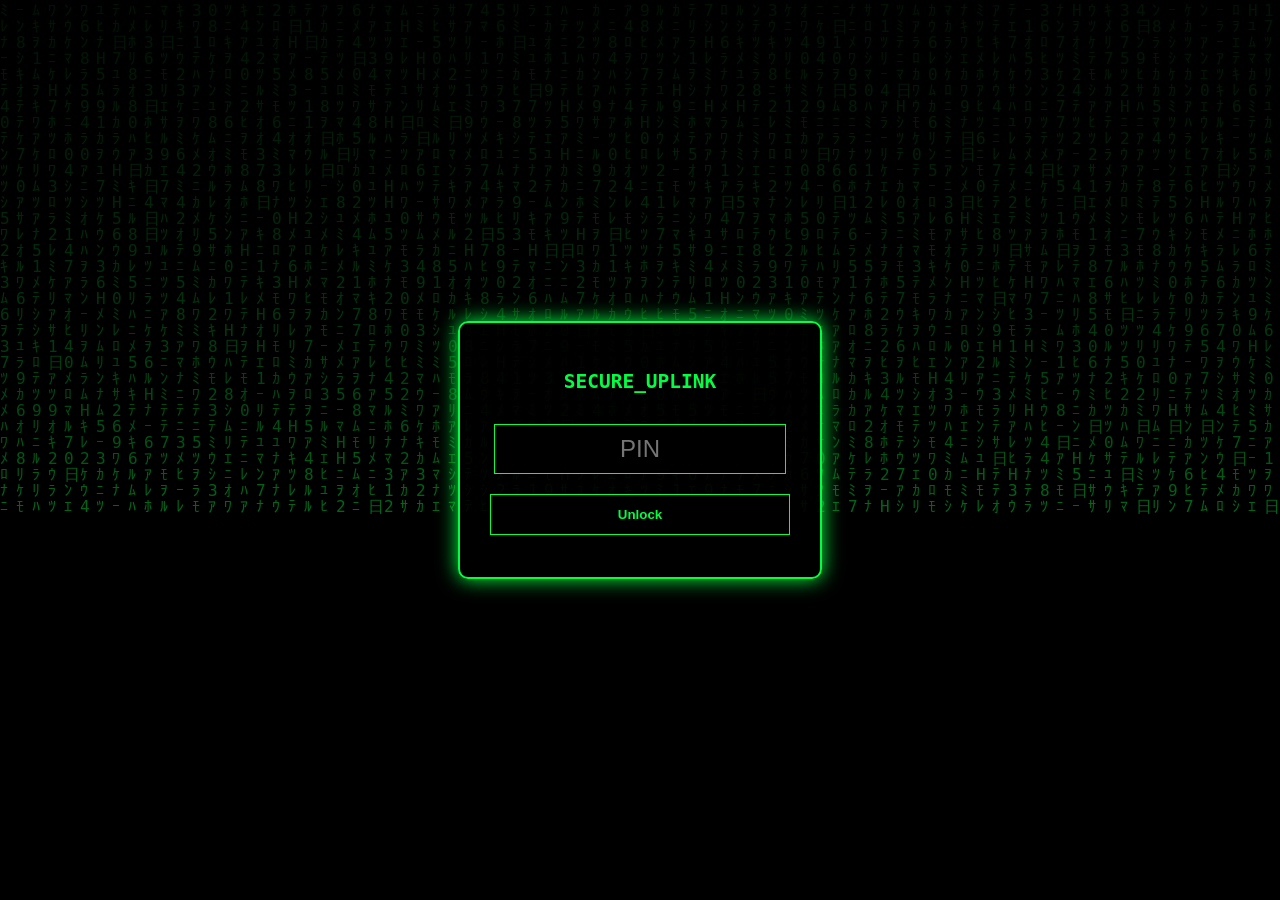
<file: index.html>
<!DOCTYPE html>
<html lang="en">
<head>
<meta charset="UTF-8">
<meta name="viewport" content="width=device-width, initial-scale=1.0, maximum-scale=1.0, user-scalable=no">
<title>Secure Uplink</title>

<style>
:root { --g:#00FF41; --b:#000; }

body {
    margin:0;
    background:black;
    color:var(--g);
    font-family:monospace;
    overflow:hidden;
    /* Prevents accidental text selection while "hacking" */
    -webkit-user-select: none;
    user-select: none;
}

#matrix-canvas {
    position:fixed;
    top:0; left:0;
    width:100%; height:100%;
    z-index:0;
    opacity:0.4;
}

.screen {
    display:none;
    height:100vh;
    justify-content:center;
    align-items:center;
    flex-direction:column;
    position:relative;
    z-index:1;
}

.active { display:flex; }

.box {
    border:2px solid var(--g);
    padding:30px;
    background:rgba(0,0,0,0.9);
    box-shadow:0 0 20px var(--g);
    border-radius:10px;
    text-align:center;
    width: 80%;
    max-width: 300px;
}

input {
    font-size:24px;
    padding:10px;
    margin-top:15px;
    width:90%;
    text-align:center;
    background:black;
    border:1px solid var(--g);
    color:var(--g);
    outline: none;
}

button {
    margin-top:20px;
    padding:12px 30px;
    background:black;
    border:1px solid var(--g);
    color:var(--g);
    cursor:pointer;
    width: 100%;
    font-weight: bold;
}

#face {
    width:120px;
    height:120px;
    border:3px solid var(--g);
    border-radius:50%;
    animation:pulse 1.5s infinite;
    position: relative;
}

/* Added a scanning line to the Face ID */
#face::after {
    content: "";
    position: absolute;
    top: 0; left: 0;
    width: 100%; height: 2px;
    background: var(--g);
    animation: faceScan 2s infinite linear;
}

@keyframes faceScan { 0% { top: 0; } 50% { top: 100%; } 100% { top: 0; } }

@keyframes pulse {
    0% { box-shadow:0 0 5px var(--g); }
    50% { box-shadow:0 0 25px var(--g); }
    100% { box-shadow:0 0 5px var(--g); }
}

#log {
    width:80%;
    max-width:400px;
    text-align:left;
    font-size:14px;
    margin-bottom:20px;
}

.dashboard-btn {
    margin:10px 0;
    padding:12px 20px;
    background:#FFFC00;
    border:none;
    border-radius:12px;
    font-weight:bold;
    color:black;
    cursor:pointer;
    width:100%;
}
</style>
</head>

<body>

<canvas id="matrix-canvas"></canvas>

<div id="lock" class="screen active">
    <div class="box">
        <h2>SECURE_UPLINK</h2>
        <input id="pin" maxlength="4" placeholder="PIN" inputmode="numeric" type="password">
        <button id="unlockBtn">Unlock</button>
        <p id="error" style="color: red; font-size: 12px; margin-top: 10px;"></p>
    </div>
</div>

<div id="hack" class="screen">
    <div id="log"></div>
    <h3>BYPASSING FIREWALL: <span id="timer">60</span>s</h3>
</div>

<div id="faceScreen" class="screen">
    <div id="face"></div>
    <p style="margin-top: 20px;">Scanning Biometrics...</p>
</div>

<div id="profileSetup" class="screen">
    <div class="box">
        <h2>NEW OPERATOR</h2>
        <input id="username" placeholder="Username" spellcheck="false">
        <button onclick="saveProfile()">INITIALIZE</button>
    </div>
</div>

<div id="dashboard" class="screen">
    <div class="box">
        <h2 id="welcome">Welcome</h2>
        
        <!-- Redirects to your Manuel-Fin Firebase App -->
        <button class="dashboard-btn" onclick="window.location.href='https://manuel-fin.web.app/'">
            ACCESS ENTERPRISE LEDGER
        </button>
        
        <button class="dashboard-btn" style="background:transparent; color:var(--g); border: 1px solid var(--g);" onclick="logout()">
            TERMINATE SESSION
        </button>
    </div>
</div>

<script>
document.addEventListener("DOMContentLoaded", () => {
    const secret = "1234";

    const screens = {
        lock: document.getElementById("lock"),
        hack: document.getElementById("hack"),
        face: document.getElementById("faceScreen"),
        profile: document.getElementById("profileSetup"),
        dashboard: document.getElementById("dashboard")
    };

    const pin = document.getElementById("pin");
    const unlockBtn = document.getElementById("unlockBtn");
    const error = document.getElementById("error");

    function checkPin() {
        if (pin.value === secret) {
            startSystem();
        } else {
            error.innerText = "ACCESS_DENIED";
            pin.value = "";
        }
    }

    unlockBtn.addEventListener("click", checkPin);
    pin.addEventListener("keydown", (e) => { if(e.key==="Enter") checkPin(); });

    function show(screen) {
        Object.values(screens).forEach(s => s.classList.remove("active"));
        screen.classList.add("active");
    }

    function startSystem() {
        show(screens.hack);
        startHack();
    }

    function startHack() {
        let time = 60;
        const log = document.getElementById("log");
        log.innerHTML="";
        const lines = [
            "> Establishing secure tunnel...",
            "> Overriding Parkville Node...",
            "> Bypassing BMS Firewall...",
            "> Masking digital signature...",
            "> Access granted."
        ];
        let i=0;
        const logInterval = setInterval(()=>{
            if(i<lines.length){ log.innerHTML+=lines[i]+"<br>"; i++; } else clearInterval(logInterval);
        },2000);

        const timerInterval = setInterval(()=>{
            time--;
            document.getElementById("timer").innerText=time;
            if(time<=0){ clearInterval(timerInterval); showFace(); }
        },1000);
    }

    function showFace(){
        show(screens.face);
        setTimeout(()=>{
            const user = localStorage.getItem("profileName");
            if(user) loadDashboard();
            else show(screens.profile);
        },3000);
    }

    window.saveProfile = function(){
        const name = document.getElementById("username").value;
        if(!name) return;
        localStorage.setItem("profileName", name);
        loadDashboard();
    };

    function loadDashboard(){
        show(screens.dashboard);
        const name = localStorage.getItem("profileName");
        document.getElementById("welcome").innerText="Welcome, "+ name.toUpperCase();
    }

    window.logout=function(){
        localStorage.removeItem("profileName");
        location.reload();
    };

    // ===== MATRIX EFFECT =====
    const canvas=document.getElementById("matrix-canvas");
    const ctx=canvas.getContext("2d");
    
    function resizeCanvas() {
        canvas.width=window.innerWidth;
        canvas.height=window.innerHeight;
    }
    window.addEventListener('resize', resizeCanvas);
    resizeCanvas();

    const letters="日Hｱﾐﾂﾃﾆﾊﾐﾋｰｳｼﾅﾓﾆｻﾜﾂｵﾘｱﾎﾃﾏｹﾒｴｶｷﾑﾕﾗﾙﾚﾛｦﾝ0123456789";
    const fontSize=16;
    let columns=Math.floor(canvas.width/fontSize);
    let drops=Array(columns).fill(1);

    function drawMatrix(){
        ctx.fillStyle="rgba(0,0,0,0.05)";
        ctx.fillRect(0,0,canvas.width,canvas.height);
        ctx.fillStyle="#00FF41";
        ctx.font=fontSize+"px monospace";
        for(let i=0;i<drops.length;i++){
            const text=letters.charAt(Math.floor(Math.random()*letters.length));
            ctx.fillText(text,i*fontSize,drops[i]*fontSize);
            if(drops[i]*fontSize>canvas.height && Math.random()>0.975) drops[i]=0;
            drops[i]++;
        }
    }

    setInterval(drawMatrix,35);
});
</script>

</body>
</html>
</file>
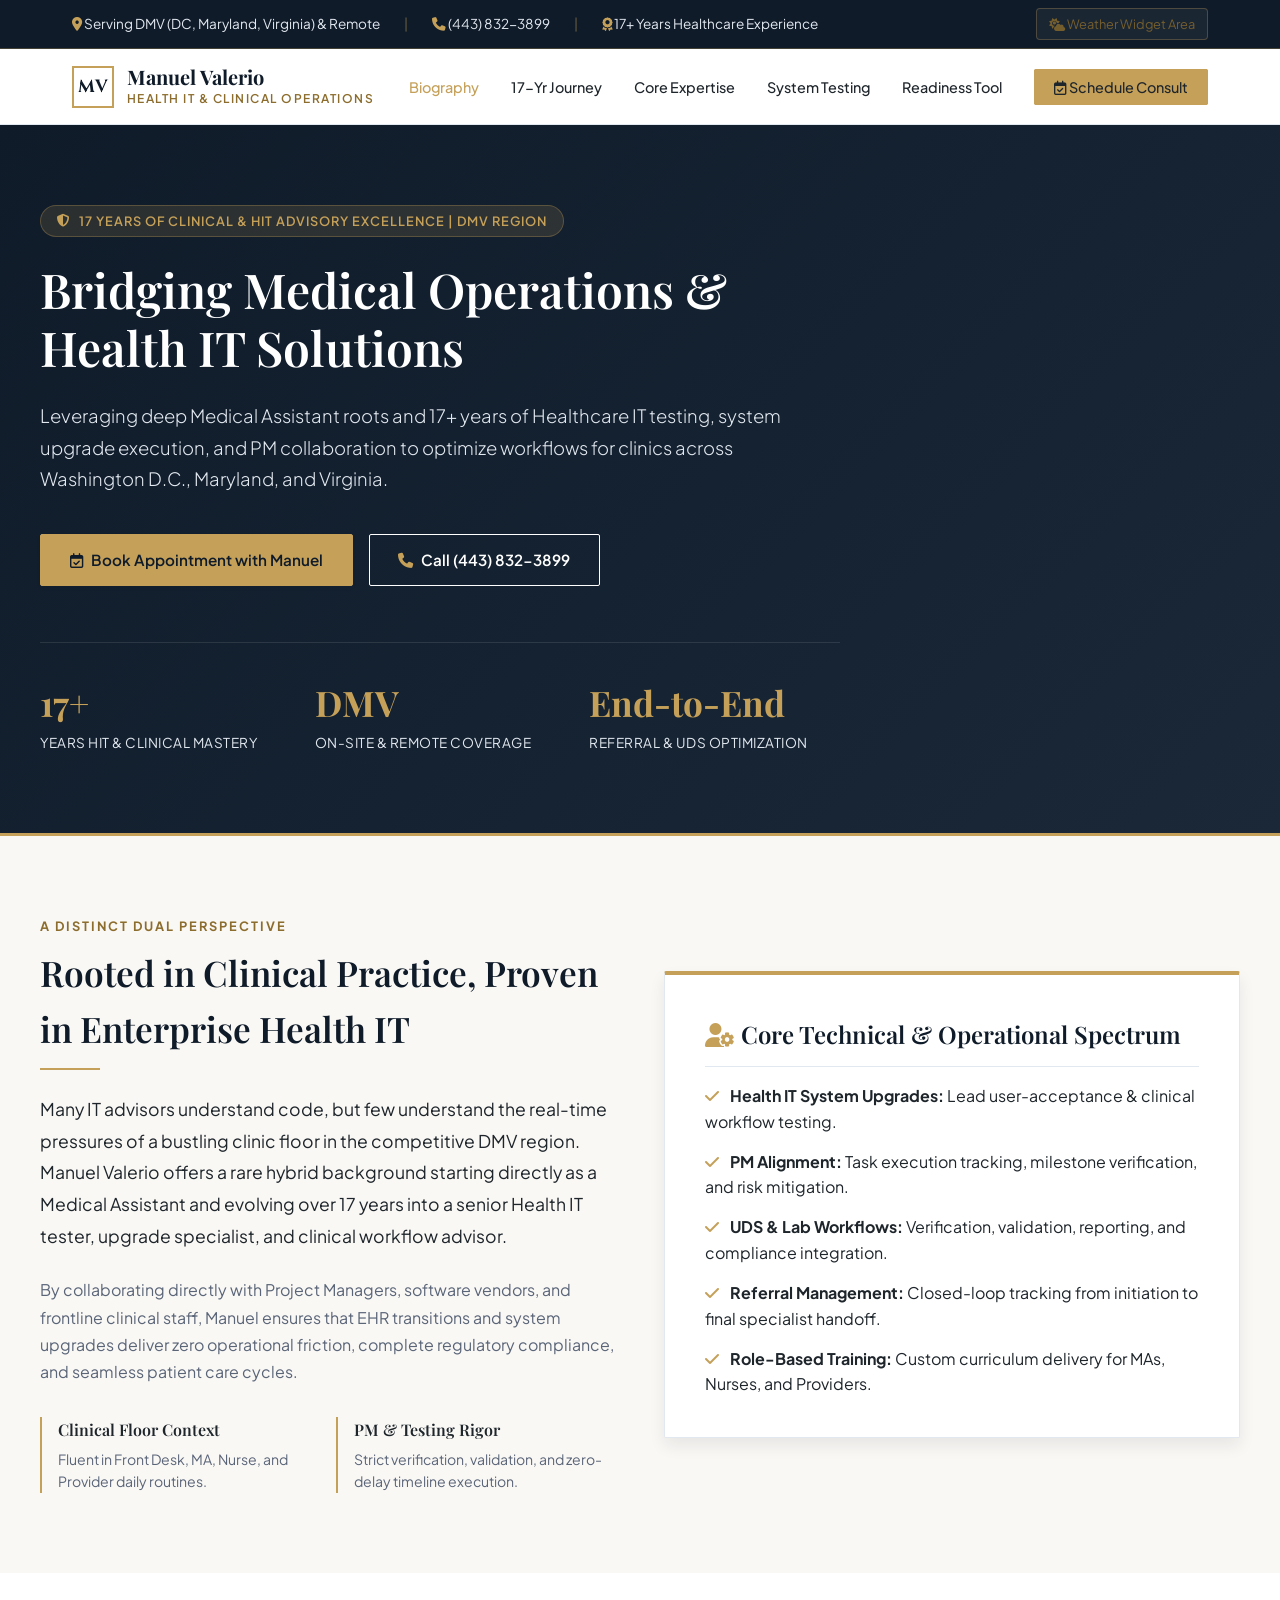
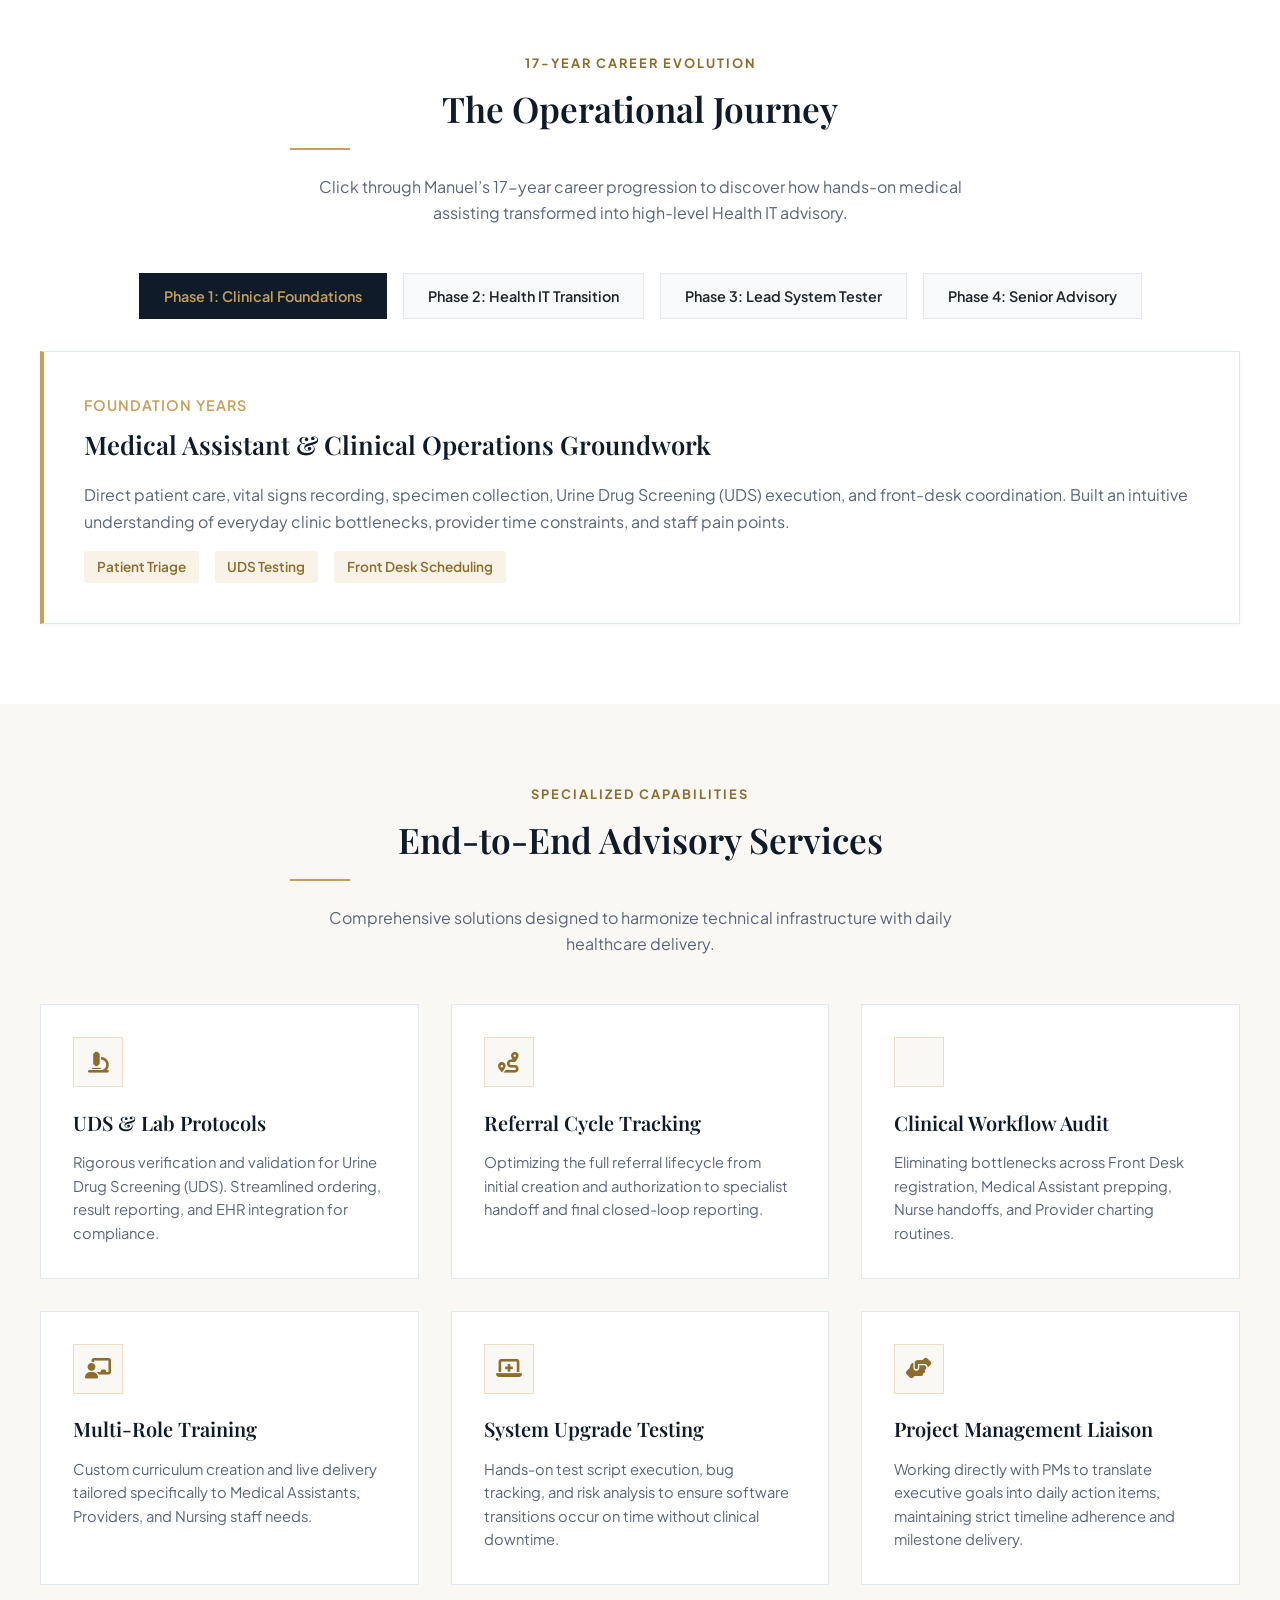
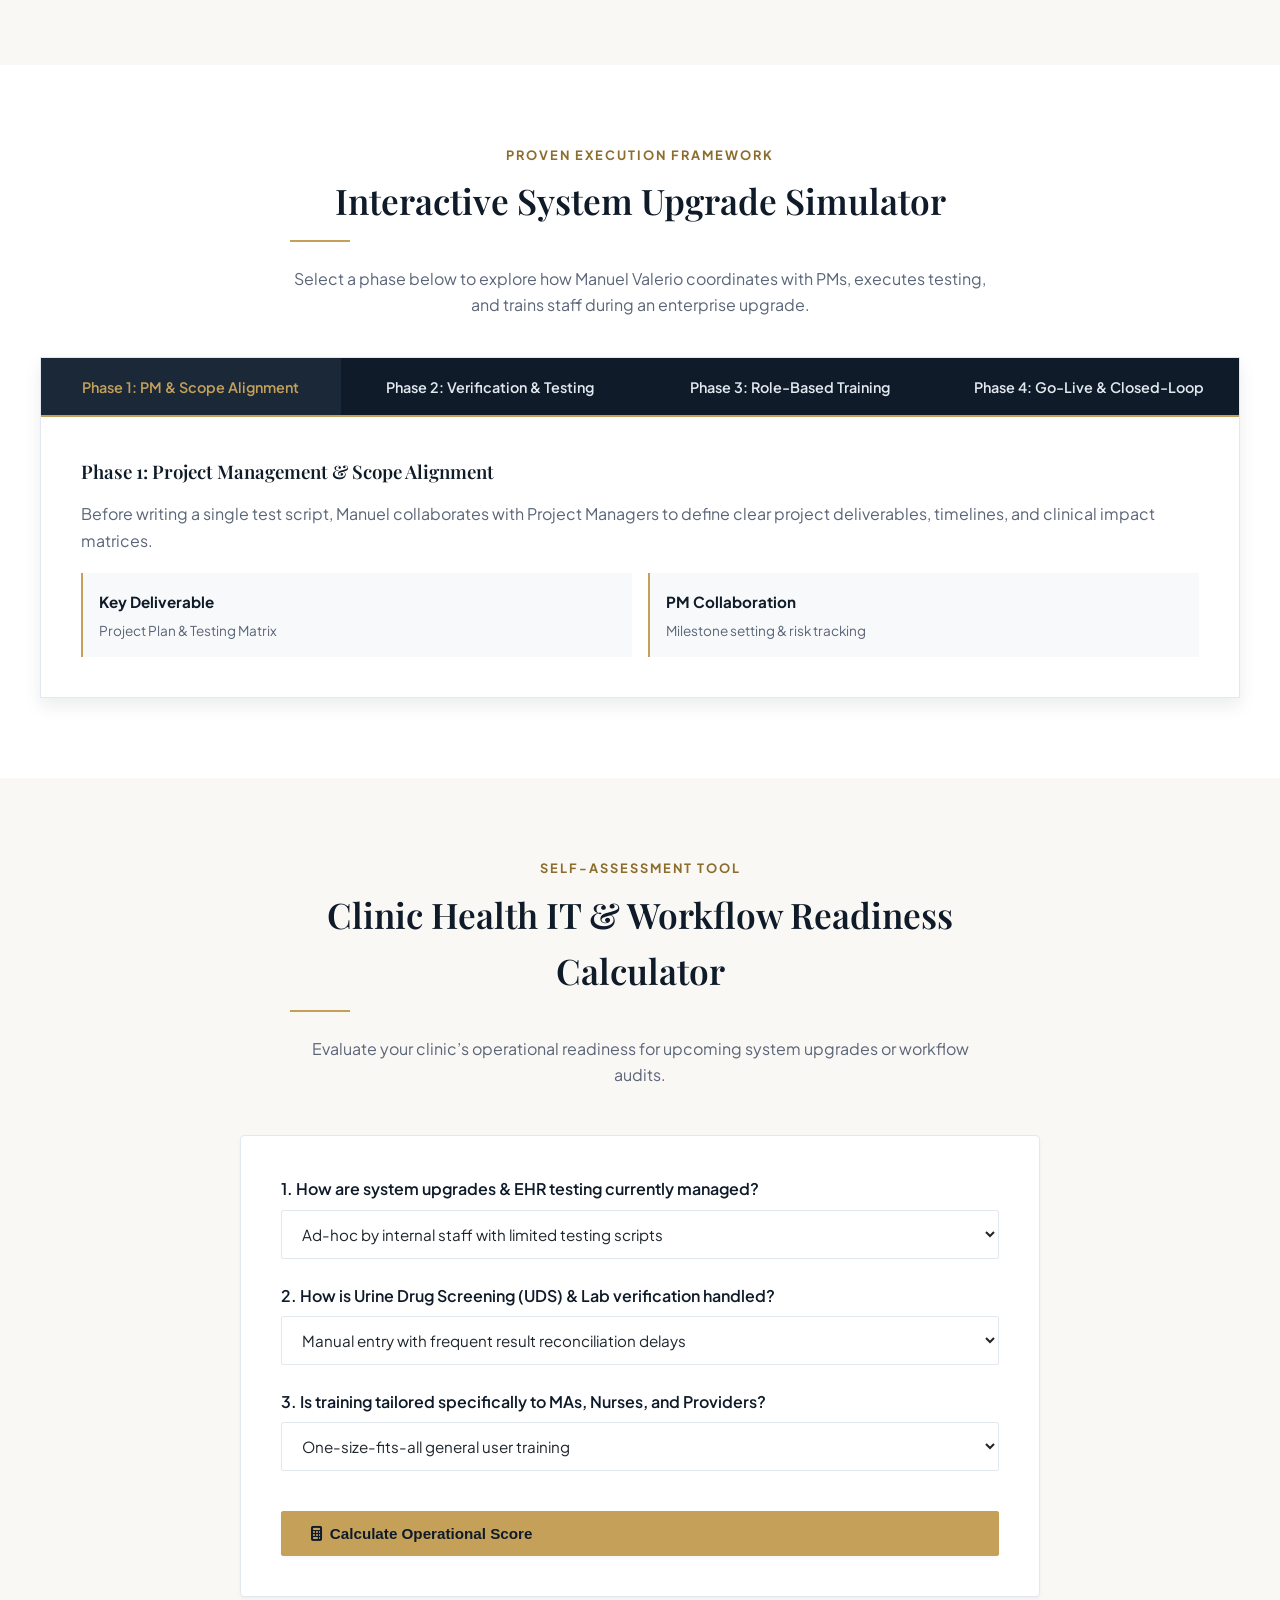
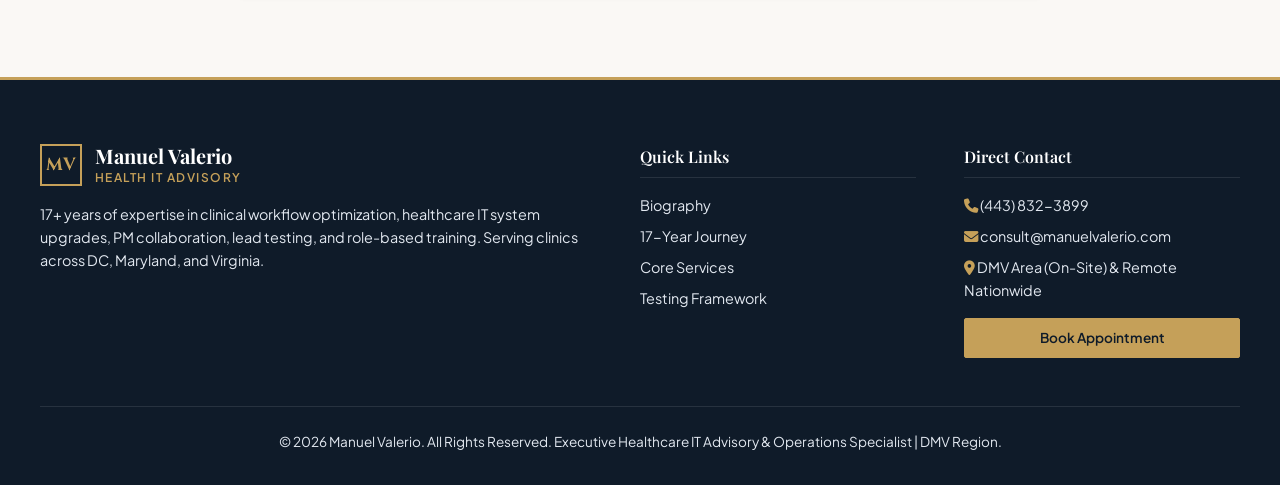
<file: projectManuel/index.html>
<!DOCTYPE html>
<html lang="en">
<head>
  <meta charset="UTF-8">
  <meta name="viewport" content="width=device-width, initial-scale=1.0">
  <title>Manuel Valerio | Health IT & Clinical Operations Advisor (DMV Area)</title>
  
  <!-- Google Fonts -->
  <link rel="preconnect" href="https://fonts.googleapis.com">
  <link rel="preconnect" href="https://fonts.gstatic.com" crossorigin>
  <link href="https://fonts.googleapis.com/css2?family=Cinzel:wght@500;600;700&family=Playfair+Display:ital,wght@0,500;0,600;0,700;1,400&family=Plus+Jakarta+Sans:wght@300;400;500;600;700&display=swap" rel="stylesheet">
  
  <!-- Font Awesome Icons -->
  <link rel="stylesheet" href="https://cdnjs.cloudflare.com/ajax/libs/font-awesome/6.4.0/css/all.min.css">
  
  <!-- External CSS Stylesheet -->
  <link rel="stylesheet" href="style.css">
</head>
<body>

  <!-- Top Utility Bar with AccuWeather Container & Phone Number -->
  <div class="top-utility-bar">
    <div class="utility-container">
      <div class="utility-left">
        <span><i class="fa-solid fa-location-dot icon-gold"></i> Serving DMV (DC, Maryland, Virginia) &amp; Remote</span>
        <span class="utility-divider">|</span>
        <span><a href="tel:4438323899" style="color: var(--text-light); text-decoration: none;"><i class="fa-solid fa-phone icon-gold"></i> (443) 832-3899</a></span>
        <span class="utility-divider">|</span>
        <span><i class="fa-solid fa-award icon-gold"></i> 17+ Years Healthcare Experience</span>
      </div>
      <div class="utility-right">
        <!-- Weather Widget Container -->
        <div class="weather-widget-container">
          <!-- Paste your AccuWeather widget script/iframe here -->
          <span style="font-size: 0.8rem; color: var(--gold-dark); opacity: 0.8;">
            <i class="fa-solid fa-cloud-sun"></i> Weather Widget Area
          </span>
        </div>
      </div>
    </div>
  </div>

  <!-- Header / Navigation -->
  <header class="header">
    <div class="header-container">
      <a href="#" class="brand-logo">
        <div class="brand-crest">MV</div>
        <div class="brand-text">
          <span class="brand-name">Manuel Valerio</span>
          <span class="brand-title">Health IT &amp; Clinical Operations</span>
        </div>
      </a>
      
      <nav class="main-nav">
        <ul>
          <li><a href="#about" class="active">Biography</a></li>
          <li><a href="#timeline">17-Yr Journey</a></li>
          <li><a href="#expertise">Core Expertise</a></li>
          <li><a href="#methodology">System Testing</a></li>
          <li><a href="#calculator">Readiness Tool</a></li>
          <li>
            <a href="https://calendar.app.google/ongPoxZ5fRSGQ5Gy8" target="_blank" class="btn-primary-sm">
              <i class="fa-regular fa-calendar-check"></i> Schedule Consult
            </a>
          </li>
        </ul>
      </nav>
    </div>
  </header>

  <!-- Hero Section -->
  <section class="hero">
    <div class="hero-container">
      <div class="hero-content">
        <div class="executive-badge">
          <i class="fa-solid fa-shield-halved icon-gold"></i> 17 Years of Clinical &amp; HIT Advisory Excellence | DMV Region
        </div>
        <h1>Bridging Medical Operations &amp; Health IT Solutions</h1>
        <p class="hero-subtitle">
          Leveraging deep Medical Assistant roots and 17+ years of Healthcare IT testing, system upgrade execution, and PM collaboration to optimize workflows for clinics across Washington D.C., Maryland, and Virginia.
        </p>
        
        <div class="hero-cta-group">
          <a href="https://calendar.app.google/ongPoxZ5fRSGQ5Gy8" target="_blank" class="btn-primary">
            <i class="fa-regular fa-calendar-check"></i> Book Appointment with Manuel
          </a>
          <a href="tel:4438323899" class="btn-secondary" style="color: var(--bg-white); border-color: var(--bg-white);">
            <i class="fa-solid fa-phone icon-gold"></i> Call (443) 832-3899
          </a>
        </div>

        <div class="hero-stats-grid">
          <div class="stat-card">
            <span class="stat-number">17+</span>
            <span class="stat-label">Years HIT &amp; Clinical Mastery</span>
          </div>
          <div class="stat-card">
            <span class="stat-number">DMV</span>
            <span class="stat-label">On-Site &amp; Remote Coverage</span>
          </div>
          <div class="stat-card">
            <span class="stat-number">End-to-End</span>
            <span class="stat-label">Referral &amp; UDS Optimization</span>
          </div>
        </div>
      </div>
    </div>
  </section>

  <!-- About Section -->
  <section id="about" class="section">
    <div class="container">
      <div class="grid-2col align-center">
        <div>
          <span class="section-subtitle">A Distinct Dual Perspective</span>
          <h2 class="section-title">Rooted in Clinical Practice, Proven in Enterprise Health IT</h2>
          <p class="lead-text">
            Many IT advisors understand code, but few understand the real-time pressures of a bustling clinic floor in the competitive DMV region. Manuel Valerio offers a rare hybrid background starting directly as a Medical Assistant and evolving over 17 years into a senior Health IT tester, upgrade specialist, and clinical workflow advisor.
          </p>
          <p style="color: var(--text-muted); margin-bottom: 1.5rem; line-height: 1.7;">
            By collaborating directly with Project Managers, software vendors, and frontline clinical staff, Manuel ensures that EHR transitions and system upgrades deliver zero operational friction, complete regulatory compliance, and seamless patient care cycles.
          </p>
          
          <div style="display: grid; grid-template-columns: 1fr 1fr; gap: 1rem; margin-top: 2rem;">
            <div style="border-left: 2px solid var(--accent-gold); padding-left: 1rem;">
              <h4 style="color: var(--text-dark); margin-bottom: 0.3rem;">Clinical Floor Context</h4>
              <p style="font-size: 0.88rem; color: var(--text-muted);">Fluent in Front Desk, MA, Nurse, and Provider daily routines.</p>
            </div>
            <div style="border-left: 2px solid var(--accent-gold); padding-left: 1rem;">
              <h4 style="color: var(--text-dark); margin-bottom: 0.3rem;">PM &amp; Testing Rigor</h4>
              <p style="font-size: 0.88rem; color: var(--text-muted);">Strict verification, validation, and zero-delay timeline execution.</p>
            </div>
          </div>
        </div>
        
        <div>
          <div class="callout-card">
            <h3 style="color: var(--primary-navy); font-family: var(--font-heading); margin-bottom: 1rem; font-size: 1.5rem; border-bottom: 1px solid var(--border-color); padding-bottom: 0.8rem;">
              <i class="fa-solid fa-user-gear icon-gold"></i> Core Technical &amp; Operational Spectrum
            </h3>
            <ul style="list-style: none; display: flex; flex-direction: column; gap: 0.9rem; color: var(--text-dark);">
              <li><i class="fa-solid fa-check icon-gold" style="margin-right: 0.5rem;"></i> <strong>Health IT System Upgrades:</strong> Lead user-acceptance &amp; clinical workflow testing.</li>
              <li><i class="fa-solid fa-check icon-gold" style="margin-right: 0.5rem;"></i> <strong>PM Alignment:</strong> Task execution tracking, milestone verification, and risk mitigation.</li>
              <li><i class="fa-solid fa-check icon-gold" style="margin-right: 0.5rem;"></i> <strong>UDS &amp; Lab Workflows:</strong> Verification, validation, reporting, and compliance integration.</li>
              <li><i class="fa-solid fa-check icon-gold" style="margin-right: 0.5rem;"></i> <strong>Referral Management:</strong> Closed-loop tracking from initiation to final specialist handoff.</li>
              <li><i class="fa-solid fa-check icon-gold" style="margin-right: 0.5rem;"></i> <strong>Role-Based Training:</strong> Custom curriculum delivery for MAs, Nurses, and Providers.</li>
            </ul>
          </div>
        </div>
      </div>
    </div>
  </section>

  <!-- Interactive 17-Year Journey Timeline -->
  <section id="timeline" class="section section-alt">
    <div class="container">
      <div style="text-align: center; max-width: 700px; margin: 0 auto 3rem;">
        <span class="section-subtitle">17-Year Career Evolution</span>
        <h2 class="section-title">The Operational Journey</h2>
        <p style="color: var(--text-muted);">
          Click through Manuel’s 17-year career progression to discover how hands-on medical assisting transformed into high-level Health IT advisory.
        </p>
      </div>

      <div class="timeline-controls">
        <button class="btn-timeline active" onclick="showTimelineStep(1, this)">Phase 1: Clinical Foundations</button>
        <button class="btn-timeline" onclick="showTimelineStep(2, this)">Phase 2: Health IT Transition</button>
        <button class="btn-timeline" onclick="showTimelineStep(3, this)">Phase 3: Lead System Tester</button>
        <button class="btn-timeline" onclick="showTimelineStep(4, this)">Phase 4: Senior Advisory</button>
      </div>

      <div id="timeline-step-1" class="timeline-card active">
        <span style="color: var(--accent-gold); font-weight: 600; font-size: 0.9rem; text-transform: uppercase; letter-spacing: 1px;">Foundation Years</span>
        <h3 style="font-size: 1.6rem; color: var(--primary-navy); margin: 0.4rem 0 1rem; font-family: var(--font-heading);">Medical Assistant &amp; Clinical Operations Groundwork</h3>
        <p style="color: var(--text-muted); line-height: 1.7; margin-bottom: 1rem;">
          Direct patient care, vital signs recording, specimen collection, Urine Drug Screening (UDS) execution, and front-desk coordination. Built an intuitive understanding of everyday clinic bottlenecks, provider time constraints, and staff pain points.
        </p>
        <div style="display: flex; gap: 1rem; flex-wrap: wrap; margin-top: 1rem;">
          <span style="background: rgba(184, 134, 11, 0.1); color: var(--gold-dark); padding: 0.3rem 0.8rem; border-radius: 3px; font-size: 0.85rem; font-weight: 600;">Patient Triage</span>
          <span style="background: rgba(184, 134, 11, 0.1); color: var(--gold-dark); padding: 0.3rem 0.8rem; border-radius: 3px; font-size: 0.85rem; font-weight: 600;">UDS Testing</span>
          <span style="background: rgba(184, 134, 11, 0.1); color: var(--gold-dark); padding: 0.3rem 0.8rem; border-radius: 3px; font-size: 0.85rem; font-weight: 600;">Front Desk Scheduling</span>
        </div>
      </div>

      <div id="timeline-step-2" class="timeline-card">
        <span style="color: var(--accent-gold); font-weight: 600; font-size: 0.9rem; text-transform: uppercase; letter-spacing: 1px;">Bridge Phase</span>
        <h3 style="font-size: 1.6rem; color: var(--primary-navy); margin: 0.4rem 0 1rem; font-family: var(--font-heading);">Transition to Healthcare IT &amp; System Integration</h3>
        <p style="color: var(--text-muted); line-height: 1.7; margin-bottom: 1rem;">
          Shifted into HIT systems implementation, bridging the gap between clinical teams and IT developers. Translated complex medical workflows into actionable technical specifications for software upgrades.
        </p>
        <div style="display: flex; gap: 1rem; flex-wrap: wrap; margin-top: 1rem;">
          <span style="background: rgba(184, 134, 11, 0.1); color: var(--gold-dark); padding: 0.3rem 0.8rem; border-radius: 3px; font-size: 0.85rem; font-weight: 600;">EHR Implementation</span>
          <span style="background: rgba(184, 134, 11, 0.1); color: var(--gold-dark); padding: 0.3rem 0.8rem; border-radius: 3px; font-size: 0.85rem; font-weight: 600;">Workflow Mapping</span>
          <span style="background: rgba(184, 134, 11, 0.1); color: var(--gold-dark); padding: 0.3rem 0.8rem; border-radius: 3px; font-size: 0.85rem; font-weight: 600;">Staff Liaison</span>
        </div>
      </div>

      <div id="timeline-step-3" class="timeline-card">
        <span style="color: var(--accent-gold); font-weight: 600; font-size: 0.9rem; text-transform: uppercase; letter-spacing: 1px;">Technical Mastery</span>
        <h3 style="font-size: 1.6rem; color: var(--primary-navy); margin: 0.4rem 0 1rem; font-family: var(--font-heading);">System Upgrade Lead Tester &amp; Project Management Collaboration</h3>
        <p style="color: var(--text-muted); line-height: 1.7; margin-bottom: 1rem;">
          Partnered closely with Senior Project Managers to manage system upgrades, feature releases, and data migrations. Served as lead tester responsible for verification, validation, and zero-bug deployment.
        </p>
        <div style="display: flex; gap: 1rem; flex-wrap: wrap; margin-top: 1rem;">
          <span style="background: rgba(184, 134, 11, 0.1); color: var(--gold-dark); padding: 0.3rem 0.8rem; border-radius: 3px; font-size: 0.85rem; font-weight: 600;">Verification &amp; Validation</span>
          <span style="background: rgba(184, 134, 11, 0.1); color: var(--gold-dark); padding: 0.3rem 0.8rem; border-radius: 3px; font-size: 0.85rem; font-weight: 600;">PM Task Alignment</span>
          <span style="background: rgba(184, 134, 11, 0.1); color: var(--gold-dark); padding: 0.3rem 0.8rem; border-radius: 3px; font-size: 0.85rem; font-weight: 600;">On-Time Milestones</span>
        </div>
      </div>

      <div id="timeline-step-4" class="timeline-card">
        <span style="color: var(--accent-gold); font-weight: 600; font-size: 0.9rem; text-transform: uppercase; letter-spacing: 1px;">Current Leadership</span>
        <h3 style="font-size: 1.6rem; color: var(--primary-navy); margin: 0.4rem 0 1rem; font-family: var(--font-heading);">End-to-End Clinical Advisory &amp; Training Architect</h3>
        <p style="color: var(--text-muted); line-height: 1.7; margin-bottom: 1rem;">
          Advising executive leaders, clinic directors, and IT teams across the DMV region on complete operational overhauls, referral cycle completion, lab integrity, and tailored staff education for MAs, Nurses, and Providers.
        </p>
        <div style="display: flex; gap: 1rem; flex-wrap: wrap; margin-top: 1rem;">
          <span style="background: rgba(184, 134, 11, 0.1); color: var(--gold-dark); padding: 0.3rem 0.8rem; border-radius: 3px; font-size: 0.85rem; font-weight: 600;">Executive Advisory</span>
          <span style="background: rgba(184, 134, 11, 0.1); color: var(--gold-dark); padding: 0.3rem 0.8rem; border-radius: 3px; font-size: 0.85rem; font-weight: 600;">Closed-Loop Referrals</span>
          <span style="background: rgba(184, 134, 11, 0.1); color: var(--gold-dark); padding: 0.3rem 0.8rem; border-radius: 3px; font-size: 0.85rem; font-weight: 600;">Staff Curriculum</span>
        </div>
      </div>
    </div>
  </section>

  <!-- Core Expertise -->
  <section id="expertise" class="section">
    <div class="container">
      <div style="text-align: center; max-width: 700px; margin: 0 auto 3rem;">
        <span class="section-subtitle">Specialized Capabilities</span>
        <h2 class="section-title">End-to-End Advisory Services</h2>
        <p style="color: var(--text-muted);">
          Comprehensive solutions designed to harmonize technical infrastructure with daily healthcare delivery.
        </p>
      </div>

      <div class="services-grid">
        <div class="service-card">
          <div class="service-icon"><i class="fa-solid fa-microscope"></i></div>
          <h3 class="service-title">UDS &amp; Lab Protocols</h3>
          <p class="service-desc">
            Rigorous verification and validation for Urine Drug Screening (UDS). Streamlined ordering, result reporting, and EHR integration for compliance.
          </p>
        </div>

        <div class="service-card">
          <div class="service-icon"><i class="fa-solid fa-route"></i></div>
          <h3 class="service-title">Referral Cycle Tracking</h3>
          <p class="service-desc">
            Optimizing the full referral lifecycle from initial creation and authorization to specialist handoff and final closed-loop reporting.
          </p>
        </div>

        <div class="service-card">
          <div class="service-icon"><i class="fa-solid fa-vials-children"></i></div>
          <h3 class="service-title">Clinical Workflow Audit</h3>
          <p class="service-desc">
            Eliminating bottlenecks across Front Desk registration, Medical Assistant prepping, Nurse handoffs, and Provider charting routines.
          </p>
        </div>

        <div class="service-card">
          <div class="service-icon"><i class="fa-solid fa-chalkboard-user"></i></div>
          <h3 class="service-title">Multi-Role Training</h3>
          <p class="service-desc">
            Custom curriculum creation and live delivery tailored specifically to Medical Assistants, Providers, and Nursing staff needs.
          </p>
        </div>

        <div class="service-card">
          <div class="service-icon"><i class="fa-solid fa-laptop-medical"></i></div>
          <h3 class="service-title">System Upgrade Testing</h3>
          <p class="service-desc">
            Hands-on test script execution, bug tracking, and risk analysis to ensure software transitions occur on time without clinical downtime.
          </p>
        </div>

        <div class="service-card">
          <div class="service-icon"><i class="fa-solid fa-handshake-angle"></i></div>
          <h3 class="service-title">Project Management Liaison</h3>
          <p class="service-desc">
            Working directly with PMs to translate executive goals into daily action items, maintaining strict timeline adherence and milestone delivery.
          </p>
        </div>
      </div>
    </div>
  </section>

  <!-- Interactive Methodology Simulator -->
  <section id="methodology" class="section section-alt">
    <div class="container">
      <div style="text-align: center; max-width: 700px; margin: 0 auto 2.5rem;">
        <span class="section-subtitle">Proven Execution Framework</span>
        <h2 class="section-title">Interactive System Upgrade Simulator</h2>
        <p style="color: var(--text-muted);">
          Select a phase below to explore how Manuel Valerio coordinates with PMs, executes testing, and trains staff during an enterprise upgrade.
        </p>
      </div>

      <div class="interactive-panel">
        <div class="panel-header">
          <button class="panel-tab active" onclick="switchMethodology(1, this)">Phase 1: PM &amp; Scope Alignment</button>
          <button class="panel-tab" onclick="switchMethodology(2, this)">Phase 2: Verification &amp; Testing</button>
          <button class="panel-tab" onclick="switchMethodology(3, this)">Phase 3: Role-Based Training</button>
          <button class="panel-tab" onclick="switchMethodology(4, this)">Phase 4: Go-Live &amp; Closed-Loop</button>
        </div>

        <div class="panel-body">
          <div id="method-step-1" class="method-content active">
            <h3 style="color: var(--primary-navy); font-family: var(--font-heading); margin-bottom: 0.8rem;">
              Phase 1: Project Management &amp; Scope Alignment
            </h3>
            <p style="color: var(--text-muted); line-height: 1.7; margin-bottom: 1.2rem;">
              Before writing a single test script, Manuel collaborates with Project Managers to define clear project deliverables, timelines, and clinical impact matrices.
            </p>
            <div style="display: grid; grid-template-columns: repeat(auto-fit, minmax(220px, 1fr)); gap: 1rem;">
              <div style="background: var(--bg-light); padding: 1rem; border-left: 2px solid var(--accent-gold);">
                <strong style="color: var(--primary-navy); font-size: 0.95rem;">Key Deliverable</strong>
                <p style="font-size: 0.85rem; color: var(--text-muted); margin-top: 0.3rem;">Project Plan &amp; Testing Matrix</p>
              </div>
              <div style="background: var(--bg-light); padding: 1rem; border-left: 2px solid var(--accent-gold);">
                <strong style="color: var(--primary-navy); font-size: 0.95rem;">PM Collaboration</strong>
                <p style="font-size: 0.85rem; color: var(--text-muted); margin-top: 0.3rem;">Milestone setting &amp; risk tracking</p>
              </div>
            </div>
          </div>

          <div id="method-step-2" class="method-content">
            <h3 style="color: var(--primary-navy); font-family: var(--font-heading); margin-bottom: 0.8rem;">
              Phase 2: Hands-On Verification &amp; Validation Testing
            </h3>
            <p style="color: var(--text-muted); line-height: 1.7; margin-bottom: 1.2rem;">
              Executing rigorous test scenarios across all clinical touchpoints: front desk check-in, MA vitals entry, UDS lab reporting, and provider signature sign-offs.
            </p>
            <div style="display: grid; grid-template-columns: repeat(auto-fit, minmax(220px, 1fr)); gap: 1rem;">
              <div style="background: var(--bg-light); padding: 1rem; border-left: 2px solid var(--accent-gold);">
                <strong style="color: var(--primary-navy); font-size: 0.95rem;">UDS Validation</strong>
                <p style="font-size: 0.85rem; color: var(--text-muted); margin-top: 0.3rem;">100% lab interface accuracy</p>
              </div>
              <div style="background: var(--bg-light); padding: 1rem; border-left: 2px solid var(--accent-gold);">
                <strong style="color: var(--primary-navy); font-size: 0.95rem;">Referral Loops</strong>
                <p style="font-size: 0.85rem; color: var(--text-muted); margin-top: 0.3rem;">Verification of outbound/inbound data</p>
              </div>
            </div>
          </div>

          <div id="method-step-3" class="method-content">
            <h3 style="color: var(--primary-navy); font-family: var(--font-heading); margin-bottom: 0.8rem;">
              Phase 3: Tailored Role-Based Staff Training
            </h3>
            <p style="color: var(--text-muted); line-height: 1.7; margin-bottom: 1.2rem;">
              Generic manuals fail. Manuel builds and delivers customized training modules designed specifically for MAs, Nurses, and Providers based on their daily tasks.
            </p>
            <div style="display: grid; grid-template-columns: repeat(auto-fit, minmax(220px, 1fr)); gap: 1rem;">
              <div style="background: var(--bg-light); padding: 1rem; border-left: 2px solid var(--accent-gold);">
                <strong style="color: var(--primary-navy); font-size: 0.95rem;">MA &amp; Nurse Focus</strong>
                <p style="font-size: 0.85rem; color: var(--text-muted); margin-top: 0.3rem;">Speedy patient intake &amp; order entry</p>
              </div>
              <div style="background: var(--bg-light); padding: 1rem; border-left: 2px solid var(--accent-gold);">
                <strong style="color: var(--primary-navy); font-size: 0.95rem;">Provider Focus</strong>
                <p style="font-size: 0.85rem; color: var(--text-muted); margin-top: 0.3rem;">Rapid charting &amp; seamless signing</p>
              </div>
            </div>
          </div>

          <div id="method-step-4" class="method-content">
            <h3 style="color: var(--primary-navy); font-family: var(--font-heading); margin-bottom: 0.8rem;">
              Phase 4: Go-Live Support &amp; Operational Audit
            </h3>
            <p style="color: var(--text-muted); line-height: 1.7; margin-bottom: 1.2rem;">
              On-site elbow support during deployment, immediate troubleshooting, and post-launch auditing to confirm long-term workflow compliance and efficiency.
            </p>
            <div style="display: grid; grid-template-columns: repeat(auto-fit, minmax(220px, 1fr)); gap: 1rem;">
              <div style="background: var(--bg-light); padding: 1rem; border-left: 2px solid var(--accent-gold);">
                <strong style="color: var(--primary-navy); font-size: 0.95rem;">Zero Downtime</strong>
                <p style="font-size: 0.85rem; color: var(--text-muted); margin-top: 0.3rem;">Continuous patient care continuity</p>
              </div>
              <div style="background: var(--bg-light); padding: 1rem; border-left: 2px solid var(--accent-gold);">
                <strong style="color: var(--primary-navy); font-size: 0.95rem;">Closed Loop</strong>
                <p style="font-size: 0.85rem; color: var(--text-muted); margin-top: 0.3rem;">Final PM sign-off &amp; handoff</p>
              </div>
            </div>
          </div>
        </div>
      </div>
    </div>
  </section>

  <!-- Interactive Clinic Readiness Tool -->
  <section id="calculator" class="section">
    <div class="container">
      <div style="text-align: center; max-width: 700px; margin: 0 auto 3rem;">
        <span class="section-subtitle">Self-Assessment Tool</span>
        <h2 class="section-title">Clinic Health IT &amp; Workflow Readiness Calculator</h2>
        <p style="color: var(--text-muted);">
          Evaluate your clinic’s operational readiness for upcoming system upgrades or workflow audits.
        </p>
      </div>

      <div style="max-width: 800px; margin: 0 auto; background: var(--bg-white); border: 1px solid var(--border-color); padding: 2.5rem; border-radius: 4px; box-shadow: var(--shadow-sm);">
        <form id="readiness-form" onsubmit="calculateScore(event)">
          <div style="margin-bottom: 1.5rem;">
            <label style="display: block; font-weight: 600; color: var(--primary-navy); margin-bottom: 0.5rem;">
              1. How are system upgrades &amp; EHR testing currently managed?
            </label>
            <select id="q1" class="form-control">
              <option value="1">Ad-hoc by internal staff with limited testing scripts</option>
              <option value="2">Vendor-led with basic staff walkthroughs</option>
              <option value="3">Dedicated testing protocols with PM alignment</option>
            </select>
          </div>

          <div style="margin-bottom: 1.5rem;">
            <label style="display: block; font-weight: 600; color: var(--primary-navy); margin-bottom: 0.5rem;">
              2. How is Urine Drug Screening (UDS) &amp; Lab verification handled?
            </label>
            <select id="q2" class="form-control">
              <option value="1">Manual entry with frequent result reconciliation delays</option>
              <option value="2">Partial EHR integration requiring manual cross-checks</option>
              <option value="3">Fully automated &amp; validated closed-loop lab interfaces</option>
            </select>
          </div>

          <div style="margin-bottom: 1.5rem;">
            <label style="display: block; font-weight: 600; color: var(--primary-navy); margin-bottom: 0.5rem;">
              3. Is training tailored specifically to MAs, Nurses, and Providers?
            </label>
            <select id="q3" class="form-control">
              <option value="1">One-size-fits-all general user training</option>
              <option value="2">Role-based manuals without hands-on simulation</option>
              <option value="3">Custom role-specific curriculum delivered in small groups</option>
            </select>
          </div>

          <button type="submit" class="btn-primary" style="width: 100%; margin-top: 1rem;">
            <i class="fa-solid fa-calculator"></i> Calculate Operational Score
          </button>
        </form>

        <div id="readiness-result" class="readiness-result-box">
          <div style="text-align: center;">
            <span style="font-size: 0.85rem; text-transform: uppercase; letter-spacing: 1px; color: var(--text-muted); font-weight: 600;">Assessment Score</span>
            <div id="result-score" style="font-size: 3rem; font-family: var(--font-heading); color: var(--accent-gold); font-weight: 700; margin: 0.3rem 0;">0 / 100</div>
            <h4 id="result-title" style="color: var(--primary-navy); margin-bottom: 0.5rem; font-family: var(--font-heading);">Assessment Completed</h4>
            <p id="result-text" style="color: var(--text-muted); font-size: 0.95rem; line-height: 1.6; max-width: 600px; margin: 0 auto;"></p>
            <a href="https://calendar.app.google/ongPoxZ5fRSGQ5Gy8" target="_blank" class="btn-primary-sm" style="margin-top: 1.5rem; display: inline-block;">
              Discuss Assessment with Manuel
            </a>
          </div>
        </div>
      </div>
    </div>
  </section>

  <!-- Footer -->
  <footer class="footer">
    <div class="container">
      <div class="footer-grid">
        <div>
          <div class="brand-logo" style="margin-bottom: 1rem;">
            <div class="brand-crest" style="border-color: var(--accent-gold); color: var(--accent-gold);">MV</div>
            <div class="brand-text">
              <span class="brand-name" style="color: var(--bg-white);">Manuel Valerio</span>
              <span class="brand-title" style="color: var(--accent-gold);">Health IT Advisory</span>
            </div>
          </div>
          <p style="color: var(--text-light); font-size: 0.9rem; line-height: 1.6;">
            17+ years of expertise in clinical workflow optimization, healthcare IT system upgrades, PM collaboration, lead testing, and role-based training. Serving clinics across DC, Maryland, and Virginia.
          </p>
        </div>

        <div>
          <h4 style="color: var(--bg-white); font-family: var(--font-heading); margin-bottom: 1rem; border-bottom: 1px solid rgba(255,255,255,0.1); padding-bottom: 0.5rem;">
            Quick Links
          </h4>
          <ul style="list-style: none; display: flex; flex-direction: column; gap: 0.5rem; font-size: 0.9rem;">
            <li><a href="#about" style="color: var(--text-light); text-decoration: none;">Biography</a></li>
            <li><a href="#timeline" style="color: var(--text-light); text-decoration: none;">17-Year Journey</a></li>
            <li><a href="#expertise" style="color: var(--text-light); text-decoration: none;">Core Services</a></li>
            <li><a href="#methodology" style="color: var(--text-light); text-decoration: none;">Testing Framework</a></li>
          </ul>
        </div>

        <div>
          <h4 style="color: var(--bg-white); font-family: var(--font-heading); margin-bottom: 1rem; border-bottom: 1px solid rgba(255,255,255,0.1); padding-bottom: 0.5rem;">
            Direct Contact
          </h4>
          <p style="color: var(--text-light); font-size: 0.9rem; margin-bottom: 0.5rem;">
            <i class="fa-solid fa-phone icon-gold"></i> <a href="tel:4438323899" style="color: var(--text-light); text-decoration: none;">(443) 832-3899</a>
          </p>
          <p style="color: var(--text-light); font-size: 0.9rem; margin-bottom: 0.5rem;">
            <i class="fa-solid fa-envelope icon-gold"></i> consult@manuelvalerio.com
          </p>
          <p style="color: var(--text-light); font-size: 0.9rem; margin-bottom: 1rem;">
            <i class="fa-solid fa-location-dot icon-gold"></i> DMV Area (On-Site) &amp; Remote Nationwide
          </p>
          <a href="https://calendar.app.google/ongPoxZ5fRSGQ5Gy8" target="_blank" class="btn-primary-sm" style="display: block; text-align: center;">
            Book Appointment
          </a>
        </div>
      </div>

      <div style="border-top: 1px solid rgba(255,255,255,0.1); padding-top: 1.5rem; text-align: center; color: var(--text-light); font-size: 0.85rem;">
        &copy; 2026 Manuel Valerio. All Rights Reserved. Executive Healthcare IT Advisory &amp; Operations Specialist | DMV Region.
      </div>
    </div>
  </footer>

  <!-- Modal Consultation Form -->
  <div id="consultModal" class="modal-backdrop">
    <div class="modal-box">
      <div style="display: flex; justify-content: space-between; align-items: center; border-bottom: 1px solid var(--border-color); padding-bottom: 1rem; margin-bottom: 1.5rem;">
        <h3 style="color: var(--primary-navy); font-family: var(--font-heading); margin: 0;">Schedule Advisory Consult</h3>
        <button onclick="closeModal()" style="background: none; border: none; font-size: 1.5rem; color: var(--text-muted); cursor: pointer;">&times;</button>
      </div>

      <form onsubmit="handleModalSubmit(event)">
        <div style="margin-bottom: 1rem;">
          <label style="display: block; font-size: 0.85rem; font-weight: 600; color: var(--primary-navy); margin-bottom: 0.3rem;">Full Name *</label>
          <input type="text" class="form-control" placeholder="e.g., Dr. Sarah Jenkins" required>
        </div>

        <div style="margin-bottom: 1rem;">
          <label style="display: block; font-size: 0.85rem; font-weight: 600; color: var(--primary-navy); margin-bottom: 0.3rem;">Clinic / Organization *</label>
          <input type="text" class="form-control" placeholder="e.g., Metropolitan Medical Group" required>
        </div>

        <div style="margin-bottom: 1rem;">
          <label style="display: block; font-size: 0.85rem; font-weight: 600; color: var(--primary-navy); margin-bottom: 0.3rem;">Primary Objective *</label>
          <select class="form-control" required>
            <option value="">Select Primary Advisory Need...</option>
            <option value="upgrade">Upcoming EHR/HIT System Upgrade &amp; Testing</option>
            <option value="uds">UDS Lab &amp; Verification Workflow Optimization</option>
            <option value="referrals">Referral Cycle Tracking &amp; Handoffs</option>
            <option value="training">Role-Based Training for MAs, Nurses &amp; Providers</option>
          </select>
        </div>

        <div style="margin-bottom: 1.5rem;">
          <label style="display: block; font-size: 0.85rem; font-weight: 600; color: var(--primary-navy); margin-bottom: 0.3rem;">Additional Details</label>
          <textarea class="form-control" rows="3" placeholder="Briefly describe your clinic location (DMV or Remote) and key objectives..."></textarea>
        </div>

        <button type="submit" class="btn-primary" style="width: 100%;">
          Proceed to Calendar Booking
        </button>
      </form>

      <div style="margin-top: 1rem; text-align: center;">
        <span style="display: block; font-size: 0.85rem; color: var(--text-muted); margin-bottom: 0.5rem;">Or skip form and schedule directly:</span>
        <a href="https://calendar.app.google/ongPoxZ5fRSGQ5Gy8" target="_blank" class="btn-secondary" style="width: 100%; justify-content: center;">
          <i class="fa-solid fa-calendar-days icon-gold"></i> Open Google Appointment Scheduler
        </a>
      </div>
    </div>
  </div>

  <!-- Interactive JavaScript Logic -->
  <script>
    // Timeline Switcher
    function showTimelineStep(stepNumber, element) {
      document.querySelectorAll('.btn-timeline').forEach(btn => btn.classList.remove('active'));
      element.classList.add('active');

      document.querySelectorAll('.timeline-card').forEach(card => card.classList.remove('active'));
      const activeCard = document.getElementById(`timeline-step-${stepNumber}`);
      if(activeCard) activeCard.classList.add('active');
    }

    // Methodology Tab Switcher
    function switchMethodology(step, element) {
      document.querySelectorAll('.panel-tab').forEach(tab => tab.classList.remove('active'));
      element.classList.add('active');

      document.querySelectorAll('.method-content').forEach(content => content.classList.remove('active'));
      const activeContent = document.getElementById(`method-step-${step}`);
      if(activeContent) activeContent.classList.add('active');
    }

    // Readiness Calculator Logic
    function calculateScore(e) {
      e.preventDefault();
      const q1 = parseInt(document.getElementById('q1').value);
      const q2 = parseInt(document.getElementById('q2').value);
      const q3 = parseInt(document.getElementById('q3').value);

      const total = q1 + q2 + q3;
      let scorePercentage = Math.round((total / 9) * 100);

      const resultBox = document.getElementById('readiness-result');
      const scoreEl = document.getElementById('result-score');
      const titleEl = document.getElementById('result-title');
      const textEl = document.getElementById('result-text');

      scoreEl.textContent = `${scorePercentage}%`;

      if(scorePercentage < 50) {
        titleEl.textContent = "High Risk: Upgrade & Operational Bottlenecks Detected";
        textEl.textContent = "Your clinic shows significant gaps in system verification, UDS testing workflows, or role-based staff training. Immediate advisory support recommended prior to your next system milestone.";
      } else if(scorePercentage < 80) {
        titleEl.textContent = "Moderate Readiness: Optimization Recommended";
        textEl.textContent = "Your clinic has basic structures in place, but lacks closed-loop referral tracking, structured test scripting, or MA/Provider specific curriculum delivery.";
      } else {
        titleEl.textContent = "Strong Operational Foundation: Fine-Tuning Ready";
        textEl.textContent = "Your clinic maintains solid processes. Manuel Valerio can assist in fine-tuning verification protocols and maximizing PM timeline efficiency.";
      }

      resultBox.style.display = 'block';
      resultBox.scrollIntoView({ behavior: 'smooth' });
    }

    // Modal Control & Direct Google Calendar Redirection
    function openModal() {
      document.getElementById('consultModal').style.display = 'flex';
    }

    function closeModal() {
      document.getElementById('consultModal').style.display = 'none';
    }

    function handleModalSubmit(e) {
      e.preventDefault();
      alert("Thank you! Redirecting you now to Manuel's Google Calendar to select your appointment time.");
      closeModal();
      window.open("https://calendar.app.google/ongPoxZ5fRSGQ5Gy8", "_blank");
    }

    // Close Modal on Background Click
    window.onclick = function(event) {
      const modal = document.getElementById('consultModal');
      if (event.target == modal) {
        closeModal();
      }
    }
  </script>
</body>
</html>
</file>
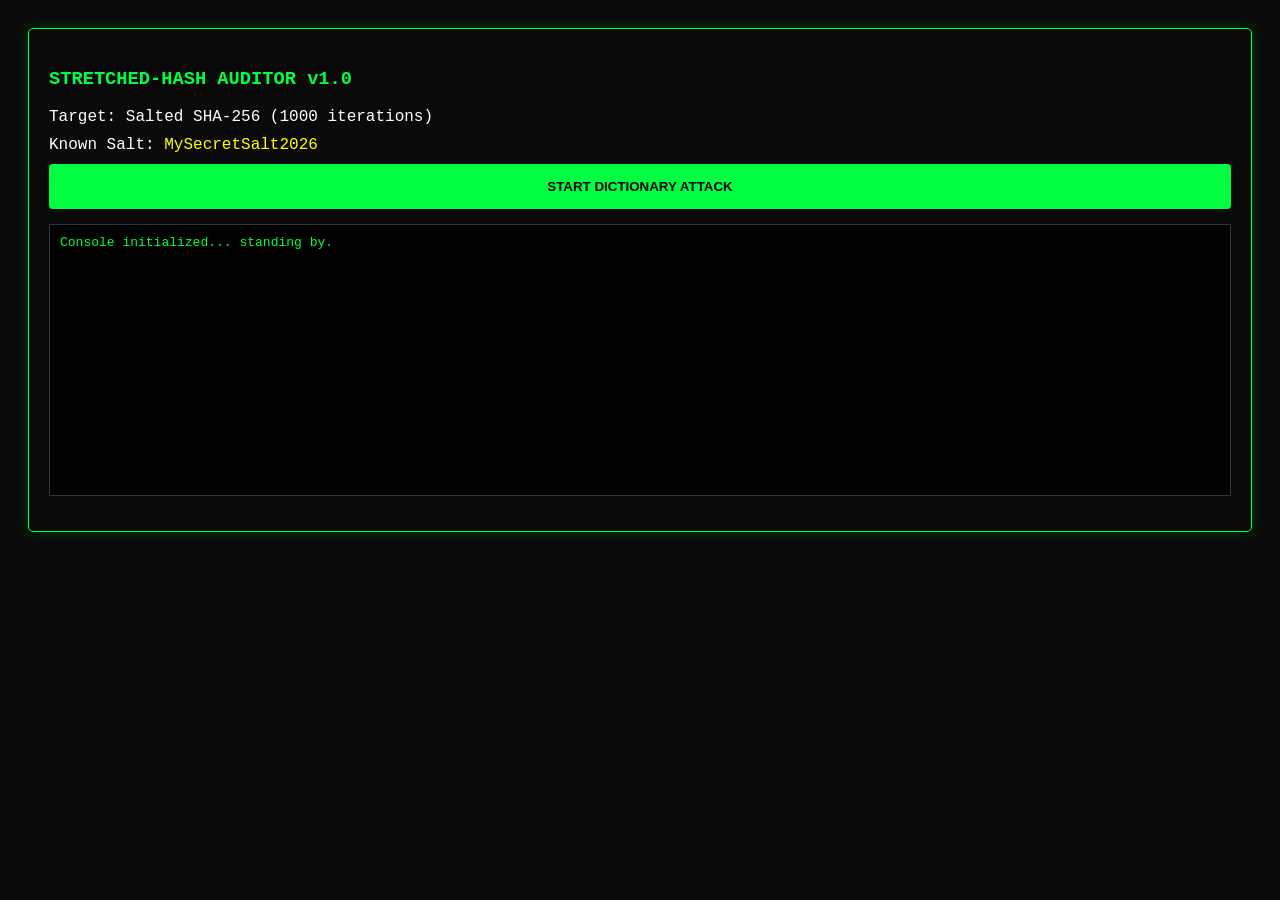
<file: cracker.html>
<!DOCTYPE html>
<html lang="en">
<head>
    <meta charset="UTF-8">
    <meta name="viewport" content="width=device-width, initial-scale=1.0">
    <title>Security Audit: Salted & Stretched</title>
    <style>
        body { font-family: 'Courier New', monospace; background: #0a0a0a; color: #00ff41; padding: 20px; }
        .terminal { border: 1px solid #00ff41; padding: 20px; border-radius: 5px; box-shadow: 0 0 15px rgba(0, 255, 65, 0.2); }
        #log { height: 250px; overflow-y: auto; background: #000; padding: 10px; margin: 15px 0; border: 1px solid #333; font-size: 13px; }
        button { background: #00ff41; color: #000; border: none; padding: 15px; width: 100%; font-weight: bold; cursor: pointer; border-radius: 4px; }
        .stat { color: #fff; margin-bottom: 10px; }
    </style>
</head>
<body>
    <div class="terminal">
        <h3>STRETCHED-HASH AUDITOR v1.0</h3>
        <div class="stat">Target: Salted SHA-256 (1000 iterations)</div>
        <div class="stat">Known Salt: <span style="color:yellow">MySecretSalt2026</span></div>
        
        <button onclick="runAudit()">START DICTIONARY ATTACK</button>
        
        <div id="log">Console initialized... standing by.</div>
        <div id="result"></div>
    </div>

    <script>
        async function runAudit() {
            // This must match the secureHash in your index.html
            const targetHash = "f9a5e2f7b8d9c1a2e3f4b5d6a7c8e9f0123456789abcdef0123456789abcdef";
            const salt = "MySecretSalt2026";
            
            const log = document.getElementById('log');
            const result = document.getElementById('result');
            
            // The "Dictionary" of variations you provided
            const bases = ["Quique", "quique", "Kike", "kike", "Enrique"];
            const suffixes = ["123#", "1234$", "123$", "1234"];
            
            log.innerHTML = "Beginning attack sequence...<br>";
            const startTime = performance.now();

            for (let b of bases) {
                for (let s of suffixes) {
                    let trial = b + s;
                    log.innerHTML += `Testing: ${trial}...<br>`;
                    log.scrollTop = log.scrollHeight;

                    // Match the stretching logic: 1000 iterations
                    let currentHash = trial + salt;
                    const enc = new TextEncoder();

                    for (let i = 0; i < 1000; i++) {
                        const buf = await crypto.subtle.digest('SHA-256', enc.encode(currentHash));
                        currentHash = Array.from(new Uint8Array(buf)).map(x => x.toString(16).padStart(2, '0')).join('');
                    }

                    if (currentHash === targetHash) {
                        const duration = ((performance.now() - startTime) / 1000).toFixed(2);
                        result.innerHTML = `<h2 style="color:yellow">MATCH FOUND: ${trial}</h2><p>Time: ${duration} seconds</p>`;
                        return;
                    }
                    
                    // Small delay so your iPhone browser doesn't freeze
                    await new Promise(r => setTimeout(r, 10));
                }
            }
            log.innerHTML += "Audit complete. No matches found.";
        }
    </script>
</body>
</html>
</file>
<file: projectManuel/style.css>
/* ==========================================================================
   MANUEL VALERIO - CLASSIC EXECUTIVE ADVISORY STYLESHEET
   ========================================================================== */

:root {
  /* Classic Executive Color Palette */
  --primary-navy: #0F1B29;
  --secondary-navy: #1A2838;
  --accent-gold: #C5A059;
  --gold-hover: #D4AF37;
  --gold-dark: #8C6D2D;
  --bg-light: #F8F9FA;
  --bg-cream: #FAF8F5;
  --bg-white: #FFFFFF;
  --text-dark: #1E252B;
  --text-muted: #5A6578;
  --text-light: #E2E8F0;
  --border-color: #E2E8F0;
  --border-gold: rgba(197, 160, 89, 0.3);
  
  /* Fonts */
  --font-heading: 'Playfair Display', Georgia, serif;
  --font-body: 'Plus Jakarta Sans', -apple-system, BlinkMacSystemFont, sans-serif;
  --font-accent: 'Cinzel', serif;

  /* Shadows */
  --shadow-sm: 0 2px 4px rgba(15, 27, 41, 0.04);
  --shadow-md: 0 8px 16px rgba(15, 27, 41, 0.08);
  --shadow-lg: 0 16px 32px rgba(15, 27, 41, 0.12);
}

/* Base Reset */
* {
  box-sizing: border-box;
  margin: 0;
  padding: 0;
}

body {
  font-family: var(--font-body);
  color: var(--text-dark);
  background-color: var(--bg-cream);
  line-height: 1.6;
  -webkit-font-smoothing: antialiased;
}

/* Typography Utilities */
h1, h2, h3, h4 {
  font-family: var(--font-heading);
  color: var(--primary-navy);
  font-weight: 600;
}

/* Icons Accent */
.icon-gold {
  color: var(--accent-gold);
}

/* Top Utility Header with Weather Widget */
.top-utility-bar {
  background-color: var(--primary-navy);
  color: var(--text-light);
  font-size: 0.85rem;
  border-bottom: 1px solid var(--border-gold);
  padding: 0.5rem 0;
}

.utility-container {
  max-width: 1200px;
  margin: 0 auto;
  padding: 0 2rem;
  display: flex;
  justify-content: space-between;
  align-items: center;
  flex-wrap: wrap;
  gap: 1rem;
}

.utility-left {
  display: flex;
  align-items: center;
  gap: 1.5rem;
}

.utility-divider {
  color: var(--accent-gold);
  opacity: 0.5;
}

.weather-widget-container {
  background: rgba(255, 255, 255, 0.05);
  border: 1px solid var(--border-gold);
  border-radius: 4px;
  padding: 0.25rem 0.75rem;
  display: inline-flex;
  align-items: center;
  justify-content: center;
  min-height: 32px;
}

/* Main Navigation Header */
.header {
  background-color: var(--bg-white);
  border-bottom: 1px solid var(--border-color);
  position: sticky;
  top: 0;
  z-index: 1000;
  box-shadow: var(--shadow-sm);
}

.header-container {
  max-width: 1200px;
  margin: 0 auto;
  padding: 1rem 2rem;
  display: flex;
  justify-content: space-between;
  align-items: center;
}

.brand-logo {
  display: flex;
  align-items: center;
  gap: 0.8rem;
  text-decoration: none;
}

.brand-crest {
  width: 42px;
  height: 42px;
  border: 2px solid var(--accent-gold);
  display: flex;
  align-items: center;
  justify-content: center;
  font-family: var(--font-accent);
  font-weight: 700;
  color: var(--primary-navy);
  font-size: 1.1rem;
}

.brand-text {
  display: flex;
  flex-direction: column;
}

.brand-name {
  font-family: var(--font-heading);
  font-size: 1.25rem;
  font-weight: 700;
  color: var(--primary-navy);
  line-height: 1.2;
}

.brand-title {
  font-size: 0.75rem;
  text-transform: uppercase;
  letter-spacing: 1.5px;
  color: var(--gold-dark);
  font-weight: 600;
}

.main-nav ul {
  display: flex;
  list-style: none;
  gap: 2rem;
  align-items: center;
}

.main-nav a {
  text-decoration: none;
  color: var(--text-dark);
  font-size: 0.9rem;
  font-weight: 500;
  transition: color 0.2s;
}

.main-nav a:hover,
.main-nav a.active {
  color: var(--accent-gold);
}

/* Buttons */
.btn-primary {
  background-color: var(--accent-gold);
  color: var(--primary-navy);
  font-weight: 600;
  padding: 0.8rem 1.8rem;
  border: 1px solid var(--accent-gold);
  border-radius: 2px;
  cursor: pointer;
  text-decoration: none;
  display: inline-flex;
  align-items: center;
  gap: 0.5rem;
  font-size: 0.95rem;
  transition: all 0.3s ease;
  box-shadow: var(--shadow-sm);
}

.btn-primary:hover {
  background-color: var(--gold-hover);
  border-color: var(--gold-hover);
  transform: translateY(-1px);
}

.btn-secondary {
  background-color: transparent;
  color: var(--primary-navy);
  font-weight: 600;
  padding: 0.8rem 1.8rem;
  border: 1px solid var(--primary-navy);
  border-radius: 2px;
  cursor: pointer;
  text-decoration: none;
  display: inline-flex;
  align-items: center;
  gap: 0.5rem;
  font-size: 0.95rem;
  transition: all 0.3s ease;
}

.btn-secondary:hover {
  background-color: var(--primary-navy);
  color: var(--bg-white);
}

.btn-primary-sm {
  background-color: var(--accent-gold);
  color: var(--primary-navy);
  font-weight: 600;
  padding: 0.5rem 1.2rem;
  border-radius: 2px;
  text-decoration: none;
  font-size: 0.85rem;
  border: 1px solid var(--accent-gold);
  cursor: pointer;
  transition: all 0.2s;
}

.btn-primary-sm:hover {
  background-color: var(--gold-hover);
}

/* Hero Section */
.hero {
  background: linear-gradient(135deg, var(--primary-navy) 0%, var(--secondary-navy) 100%);
  color: var(--bg-white);
  padding: 5rem 2rem;
  border-bottom: 3px solid var(--accent-gold);
  position: relative;
}

.hero-container {
  max-width: 1200px;
  margin: 0 auto;
}

.hero-content {
  max-width: 800px;
}

.executive-badge {
  display: inline-flex;
  align-items: center;
  gap: 0.5rem;
  background: rgba(197, 160, 89, 0.15);
  border: 1px solid var(--border-gold);
  color: var(--accent-gold);
  padding: 0.3rem 1rem;
  border-radius: 20px;
  font-size: 0.8rem;
  text-transform: uppercase;
  letter-spacing: 1px;
  margin-bottom: 1.5rem;
  font-weight: 600;
}

.hero h1 {
  font-size: 3rem;
  color: var(--bg-white);
  line-height: 1.2;
  margin-bottom: 1.5rem;
  font-family: var(--font-heading);
}

.hero-subtitle {
  font-size: 1.15rem;
  color: var(--text-light);
  margin-bottom: 2.5rem;
  line-height: 1.7;
  font-weight: 300;
}

.hero-cta-group {
  display: flex;
  gap: 1rem;
  margin-bottom: 3.5rem;
  flex-wrap: wrap;
}

.hero-stats-grid {
  display: grid;
  grid-template-columns: repeat(auto-fit, minmax(200px, 1fr));
  gap: 1.5rem;
  border-top: 1px solid rgba(255, 255, 255, 0.1);
  padding-top: 2rem;
}

.stat-card {
  display: flex;
  flex-direction: column;
}

.stat-number {
  font-family: var(--font-heading);
  font-size: 2.2rem;
  color: var(--accent-gold);
  font-weight: 700;
}

.stat-label {
  font-size: 0.85rem;
  color: var(--text-light);
  text-transform: uppercase;
  letter-spacing: 0.5px;
}

/* Generic Section Layouts */
.section {
  padding: 5rem 2rem;
}

.section-alt {
  background-color: var(--bg-white);
}

.container {
  max-width: 1200px;
  margin: 0 auto;
}

.section-subtitle {
  color: var(--gold-dark);
  text-transform: uppercase;
  letter-spacing: 2px;
  font-size: 0.8rem;
  font-weight: 700;
  display: block;
  margin-bottom: 0.5rem;
}

.section-title {
  font-size: 2.2rem;
  margin-bottom: 1.5rem;
  position: relative;
  padding-bottom: 0.8rem;
}

.section-title::after {
  content: '';
  position: absolute;
  bottom: 0;
  left: 0;
  width: 60px;
  height: 2px;
  background-color: var(--accent-gold);
}

.grid-2col {
  display: grid;
  grid-template-columns: 1fr 1fr;
  gap: 3rem;
}

.align-center {
  align-items: center;
}

.callout-card {
  background: var(--bg-white);
  border: 1px solid var(--border-color);
  border-top: 4px solid var(--accent-gold);
  padding: 2.5rem;
  box-shadow: var(--shadow-md);
  border-radius: 2px;
}

.lead-text {
  font-size: 1.1rem;
  line-height: 1.8;
  color: var(--text-dark);
  margin-bottom: 1.5rem;
}

/* Timeline Interactive Component */
.timeline-controls {
  display: flex;
  justify-content: center;
  gap: 1rem;
  margin-bottom: 2rem;
  flex-wrap: wrap;
}

.btn-timeline {
  background: var(--bg-light);
  border: 1px solid var(--border-color);
  padding: 0.8rem 1.5rem;
  font-family: var(--font-body);
  font-weight: 600;
  font-size: 0.9rem;
  color: var(--text-dark);
  cursor: pointer;
  transition: all 0.3s;
}

.btn-timeline.active,
.btn-timeline:hover {
  background: var(--primary-navy);
  color: var(--accent-gold);
  border-color: var(--primary-navy);
}

.timeline-card {
  background: var(--bg-white);
  border: 1px solid var(--border-color);
  padding: 2.5rem;
  border-left: 4px solid var(--accent-gold);
  box-shadow: var(--shadow-sm);
  display: none;
}

.timeline-card.active {
  display: block;
  animation: fadeIn 0.4s ease-in-out;
}

/* Services Grid */
.services-grid {
  display: grid;
  grid-template-columns: repeat(auto-fit, minmax(320px, 1fr));
  gap: 2rem;
}

.service-card {
  background-color: var(--bg-white);
  border: 1px solid var(--border-color);
  padding: 2rem;
  transition: all 0.3s ease;
  position: relative;
}

.service-card:hover {
  transform: translateY(-3px);
  box-shadow: var(--shadow-md);
  border-color: var(--accent-gold);
}

.service-icon {
  width: 50px;
  height: 50px;
  background: var(--bg-cream);
  border: 1px solid var(--border-gold);
  display: flex;
  align-items: center;
  justify-content: center;
  font-size: 1.3rem;
  color: var(--gold-dark);
  margin-bottom: 1.2rem;
}

.service-title {
  font-size: 1.25rem;
  margin-bottom: 0.8rem;
  color: var(--primary-navy);
}

.service-desc {
  color: var(--text-muted);
  font-size: 0.92rem;
  line-height: 1.6;
}

/* Interactive Panel / Methodology */
.interactive-panel {
  background: var(--bg-white);
  border: 1px solid var(--border-color);
  box-shadow: var(--shadow-md);
}

.panel-header {
  display: flex;
  background: var(--primary-navy);
  border-bottom: 2px solid var(--accent-gold);
  overflow-x: auto;
}

.panel-tab {
  flex: 1;
  padding: 1.2rem 1.5rem;
  background: transparent;
  border: none;
  color: var(--text-light);
  font-family: var(--font-body);
  font-weight: 600;
  font-size: 0.9rem;
  cursor: pointer;
  text-align: center;
  white-space: nowrap;
  transition: all 0.2s;
}

.panel-tab.active,
.panel-tab:hover {
  background: var(--secondary-navy);
  color: var(--accent-gold);
}

.panel-body {
  padding: 2.5rem;
}

.method-content {
  display: none;
}

.method-content.active {
  display: block;
  animation: fadeIn 0.3s ease;
}

/* Forms & Interactive Readiness Calculator */
.form-control {
  width: 100%;
  padding: 0.8rem 1rem;
  border: 1px solid var(--border-color);
  border-radius: 2px;
  font-family: var(--font-body);
  font-size: 0.95rem;
  background-color: var(--bg-white);
  color: var(--text-dark);
}

.form-control:focus {
  outline: none;
  border-color: var(--accent-gold);
}

.readiness-result-box {
  margin-top: 2rem;
  padding: 2rem;
  background: var(--bg-cream);
  border: 1px solid var(--accent-gold);
  display: none;
}

/* Footer */
.footer {
  background-color: var(--primary-navy);
  color: var(--text-light);
  padding: 4rem 2rem 2rem;
  border-top: 3px solid var(--accent-gold);
}

.footer-grid {
  display: grid;
  grid-template-columns: 2fr 1fr 1fr;
  gap: 3rem;
  margin-bottom: 3rem;
}

/* Modal Window */
.modal-backdrop {
  position: fixed;
  top: 0;
  left: 0;
  width: 100%;
  height: 100%;
  background: rgba(15, 27, 41, 0.8);
  display: none;
  align-items: center;
  justify-content: center;
  z-index: 2000;
}

.modal-box {
  background: var(--bg-white);
  max-width: 500px;
  width: 90%;
  padding: 2rem;
  border-top: 4px solid var(--accent-gold);
  box-shadow: var(--shadow-lg);
  border-radius: 2px;
}

/* Keyframes */
@keyframes fadeIn {
  from { opacity: 0; transform: translateY(4px); }
  to { opacity: 1; transform: translateY(0); }
}

/* Responsive Adjustments */
@media (max-width: 900px) {
  .grid-2col {
    grid-template-columns: 1fr;
  }
  .hero h1 {
    font-size: 2.2rem;
  }
  .main-nav ul {
    display: none; /* Mobile menu can be added as needed */
  }
  .footer-grid {
    grid-template-columns: 1fr;
  }
}
</file>
